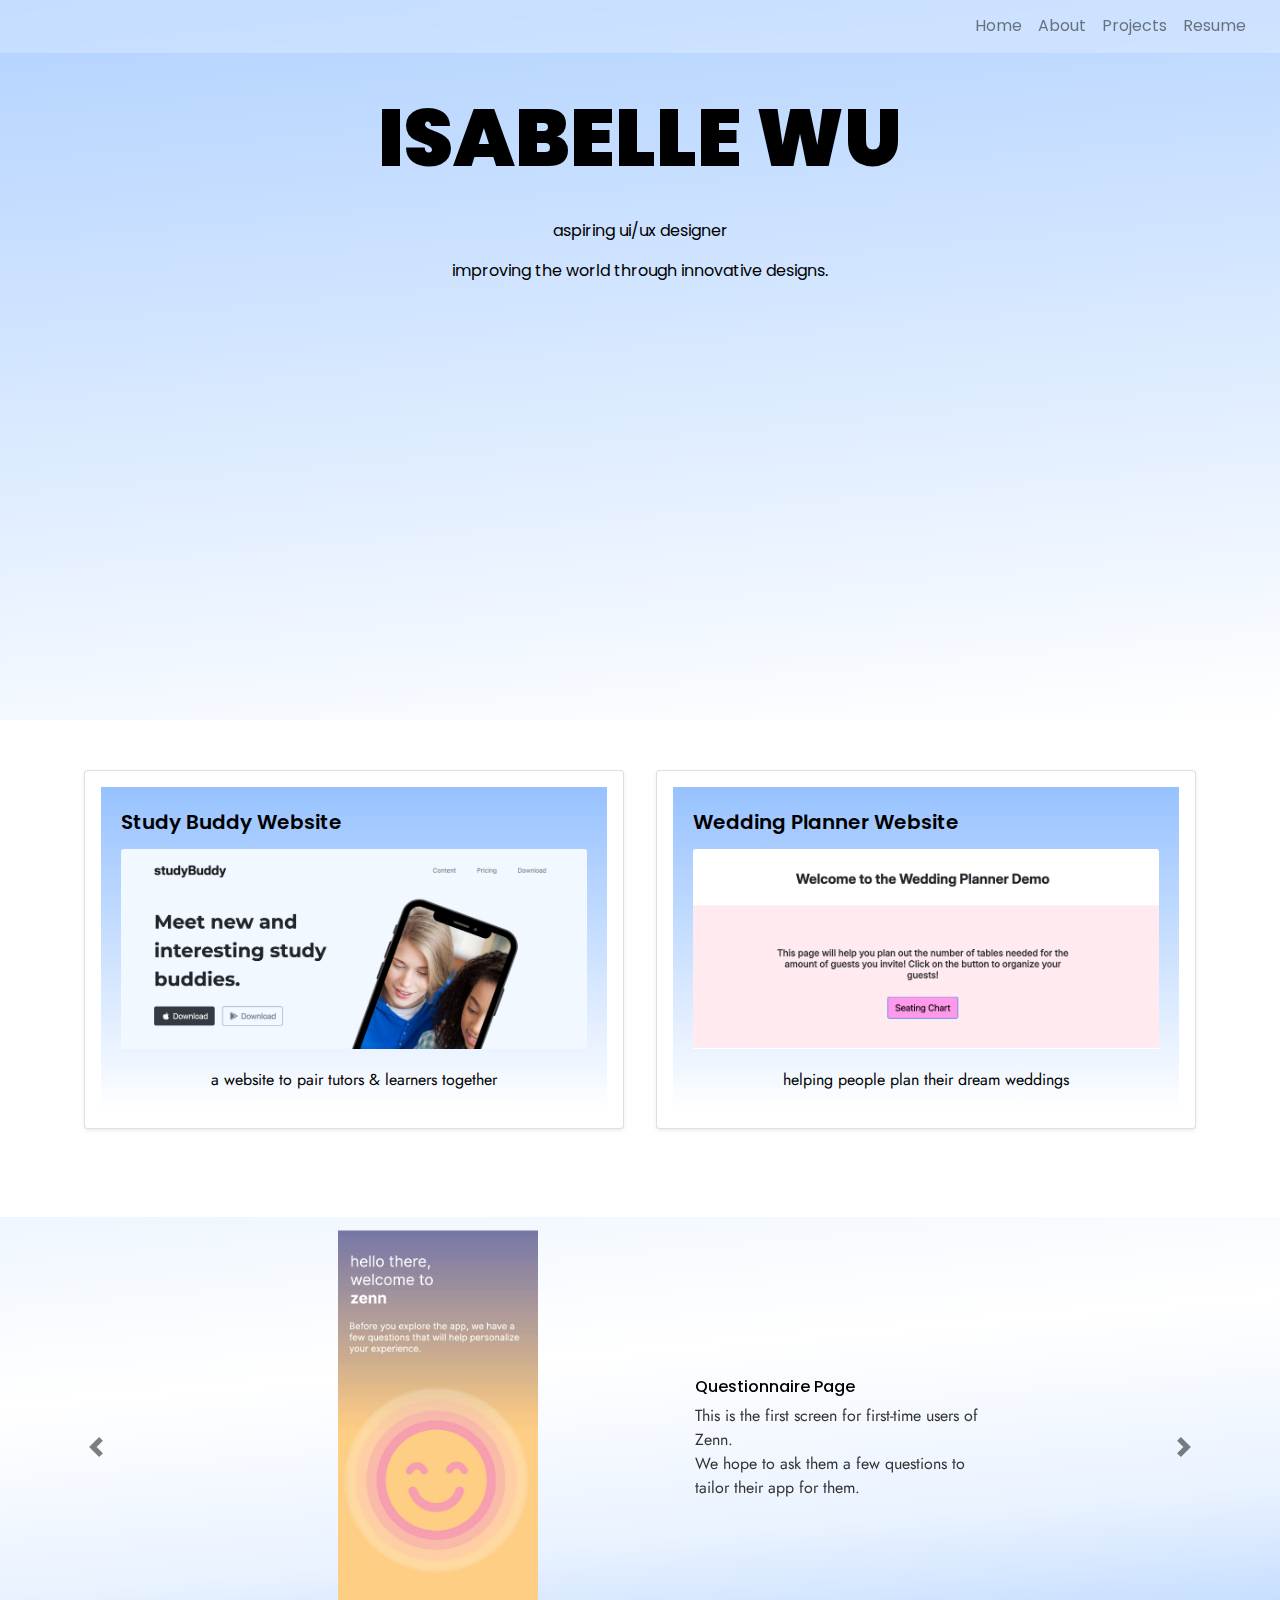
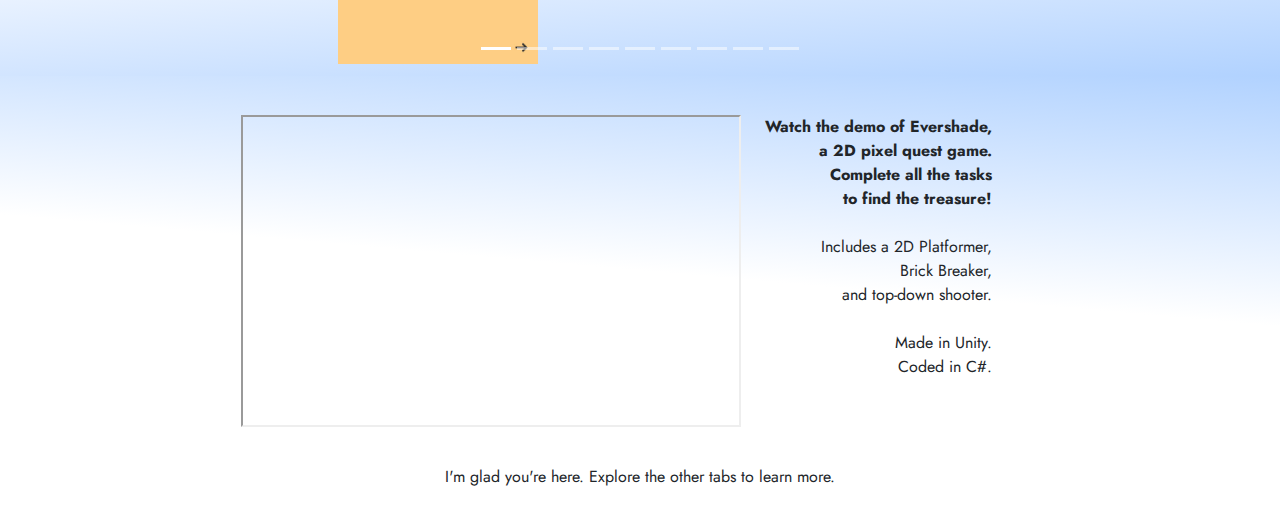
<file: index.html>
<!DOCTYPE html>
<html lang="en">
<head>
    <meta charset="UTF-8">
    <meta name="viewport" content="width=device-width, initial-scale=1.0">
    <title>Isabelle Wu</title>
        <link rel="icon" type="image/png" href="files/logo.png">

    <!-- Bootstrap CSS -->
    <link rel="stylesheet" href="https://stackpath.bootstrapcdn.com/bootstrap/4.5.2/css/bootstrap.min.css" integrity="sha384-JcKb8q3iqJ61gNV9KGb8thSsNjpSL0n8PARn9HuZOnIxN0hoP+VmmDGMN5t9UJ0Z" crossorigin="anonymous">
    <!-- Bootstrap JS -->
    <script src="https://cdn.jsdelivr.net/npm/jquery@3.5.1/dist/jquery.slim.min.js" integrity="sha384-DfXdz2htPH0lsSSs5nCTpuj/zy4C+OGpamoFVy38MVBnE+IbbVYUew+OrCXaRkfj" crossorigin="anonymous"></script>
<script src="https://cdn.jsdelivr.net/npm/bootstrap@4.6.2/dist/js/bootstrap.bundle.min.js" integrity="sha384-Fy6S3B9q64WdZWQUiU+q4/2Lc9npb8tCaSX9FK7E8HnRr0Jz8D6OP9dO5Vg3Q9ct" crossorigin="anonymous"></script>
    <!-- Fonts -->
   <link rel="preconnect" href="https://fonts.googleapis.com">
<link rel="preconnect" href="https://fonts.gstatic.com" crossorigin>
<link href="https://fonts.googleapis.com/css2?family=Abril+Fatface&family=Instrument+Sans:ital,wght@0,400..700;1,400..700&family=Inter:ital,opsz,wght@0,14..32,100..900;1,14..32,100..900&family=Jost:ital,wght@0,100..900;1,100..900&family=Montserrat:ital,wght@0,100..900;1,100..900&family=Poppins:ital,wght@0,100;0,200;0,300;0,400;0,500;0,600;0,700;0,800;0,900;1,100;1,200;1,300;1,400;1,500;1,600;1,700;1,800;1,900&display=swap" rel="stylesheet">
    <!-- CSS -->
    <link rel="stylesheet" href="css/styles_portfolio.css">
</head>
<body>
    <!--NAV BAR-->
    <div class = "navbar-container">
     <nav class="navbar fixed-top navbar-expand-lg navbar-light navbar-style">
          <a class="navbar-brand" href="#"></a>
          <button class="navbar-toggler" type="button" data-toggle="collapse" data-target="#navbarTogglerDemo02" 
            aria-controls="navbarTogglerDemo02" aria-expanded="false" aria-label="Toggle navigation">
            <span class="navbar-toggler-icon"></span>
          </button>
          <div class="collapse navbar-collapse" id="navbarTogglerDemo02">
              <ul class="navbar-nav ml-auto">
                  <li class="navbar-item">
                      <a href="index.html" class="nav-link">Home</a>
                  </li>
                  <li class="navbar-item">
                      <a href="about.html" class="nav-link">About</a>
                  </li>
                  <li class="navbar-item">
                      <a href="projects.html" class="nav-link">Projects</a>
                  </li>
                  <li class="navbar-item">
                      <a href="https://drive.google.com/file/d/1W-kf7egv5p5IpYLGYWClPhkvcPigEphS/view?usp=sharing" target="_blank" class="nav-link">Resume</a>
                  </li>
              </ul>
          </div>
          </div>
      </nav>
<!-- GRADIENT BACKGROUND???--> 
<section id="grad1">
  <!--INFOOO-->
  <h1>ISABELLE WU</h1>
 </div>
 <p class="header">aspiring ui/ux designer</p>
  <p class="header">improving the world through innovative designs.</p>
</section>
<!-- CARDS -->
 <section id="website">
<div class="row mx-md-5">
  <div class="col-sm-6 px-md-3">
    <div class="card shadow-sm p-3 mb-5 bg-white website-border">
      <div class="card-body study-buddy">
        <h5 class="card-title">Study Buddy Website</h5>
         <a href="Lab03_studyBuddy/WuLab3.html" target="_blank"> 
    <img src="files/studybuddypreview.png" class="card-img-top" alt="...">
</a>
         <!--insert image here, or somehow preview of website-->
        <p class="card-text">a website to pair tutors & learners together</p>
      </div>
    </div>
  </div>
  <div class="col-sm-6 px-md-3">
    <div class="card shadow-sm p-3 mb-5 bg-white rounded">
      <div class="card-body wedding-planner">
        <h5 class="card-title">Wedding Planner Website</h5>
        <a href="Lab06_dice_wedding/weddingPlanner/weddingPlanner_index.html" target="_blank"> 
    <img src="files/weddingplanner.png" class="card-img-top" alt="...">
</a>
        <p class="card-text">helping people plan their dream weddings</p>
      </div>
    </div>
  </div>
</div>
</section>

<!--CAROUSEL FIGMA-->
<section id="figma">
  <div id="figmaCarousel" class="carousel slide carousel-fade mx-auto d-block w-100" data-ride="carousel">

    <ol class="carousel-indicators">
      <li data-target="#figmaCarousel" data-slide-to="0" class="active"></li>
      <li data-target="#figmaCarousel" data-slide-to="1"></li>
      <li data-target="#figmaCarousel" data-slide-to="2"></li>
      <li data-target="#figmaCarousel" data-slide-to="3"></li>
      <li data-target="#figmaCarousel" data-slide-to="4"></li>
      <li data-target="#figmaCarousel" data-slide-to="5"></li>
      <li data-target="#figmaCarousel" data-slide-to="6"></li>
      <li data-target="#figmaCarousel" data-slide-to="7"></li>
      <li data-target="#figmaCarousel" data-slide-to="8"></li> </ol>

    <div class="carousel-inner">

      <div class="carousel-item active">
        <div class="row custom-carousel-split">
          <div class="col-md-6"><img src="files/WuFigmaLab/one.jpg" class="img-fluid" alt="Figma Slide 1"></div>
          <div class="col-md-6 d-flex align-items-center"><div class="caption-content">
            <h6>Questionnaire Page</h6>
            <p class="figma-body">This is the first screen for first-time users of Zenn. <br> We hope to ask them a few questions to tailor their app for them.</p>
          </div></div>
        </div>
      </div>
      
      <div class="carousel-item">
        <div class="row custom-carousel-split">
          <div class="col-md-6"><img src="files/WuFigmaLab/two.jpg" class="img-fluid" alt="Figma Slide 2"></div>
          <div class="col-md-6 d-flex align-items-center"><div class="caption-content">
            <h6>Log In</h6>
            <p>Log in screen for our regular users.</p>
          </div></div>
        </div>
      </div>
      
      <div class="carousel-item">
        <div class="row custom-carousel-split">
          <div class="col-md-6"><img src="files/WuFigmaLab/three.jpg" class="img-fluid" alt="Figma Slide 3"></div>
          <div class="col-md-6 d-flex align-items-center"><div class="caption-content">
            <h6>Home Screen</h6>
            <p class="figma-body">Showcasing the display & prompts the user can interact with.</p>
          </div></div>
        </div>
      </div>

      <div class="carousel-item">
        <div class="row custom-carousel-split">
          <div class="col-md-6"><img src="files/WuFigmaLab/four.jpg" class="img-fluid" alt="Figma Slide 4"></div>
          <div class="col-md-6 d-flex align-items-center"><div class="caption-content">
            <h6>User Insight</h6>
            <p class="figma-body">Press on the insight button on the home page takes you to the user's mood history to track progress.</p>
          </div></div>
        </div>
      </div>
      
      <div class="carousel-item">
        <div class="row custom-carousel-split">
          <div class="col-md-6"><img src="files/WuFigmaLab/five.jpg" class="img-fluid" alt="Figma Slide 5"></div>
          <div class="col-md-6 d-flex align-items-center"><div class="caption-content">
            <h6>Weekly Progress</h5>
            <p class="figma-body"> Allows the user to see their progress completed for the week on the Progress Page.</p>
          </div></div>
        </div>
      </div>
      
      <div class="carousel-item">
        <div class="row custom-carousel-split">
          <div class="col-md-6"><img src="files/WuFigmaLab/six.jpg" class="img-fluid" alt="Figma Slide 6"></div>
          <div class="col-md-6 d-flex align-items-center"><div class="caption-content">
            <h6>Explore</h6>
            <p class="figma-body">User can explore different wellness excercises targeting various categories.</p>
          </div></div>
        </div>
      </div>
      
      <div class="carousel-item">
        <div class="row custom-carousel-split">
          <div class="col-md-6"><img src="files/WuFigmaLab/seven.jpg" class="img-fluid" alt="Figma Slide 7"></div>
          <div class="col-md-6 d-flex align-items-center"><div class="caption-content">
            <h6>Profile</h6>
            <p class="figma-body">User can see statistics & progress in their Profile page.</p>
          </div></div>
        </div>
      </div>
      
      <div class="carousel-item">
        <div class="row custom-carousel-split">
          <div class="col-md-6"><img src="files/WuFigmaLab/eight.jpg" class="img-fluid" alt="Figma Slide 8"></div>
          <div class="col-md-6 d-flex align-items-center"><div class="caption-content">
            <h6>Menu Overlay</h6>
            <p class="figma-body">Overlay screen to allow users to adjust settings or to log out.</p>
          </div></div>
        </div>
      </div>

    

      <div class="carousel-item video-slide">
        <div class="caption-content figma-caption text-center mb-3">
      <h6>Prototype Demo</h6>
      </div>
          <div class="video-wrapper">
        <video class="figma-video" controls>
          <source src="files/WuFigmaLab/figmademo.mp4" type="video/mp4">
          Your browser does not support the video tag.
        </video>
        </div>
  
        <div class="caption-content figma-caption text-center">
            <p class="figma-body">
              Watch a quick demonstration of the application's user interactions.
            </p>
        </div>
      </div>

    </div> <button class="carousel-control-prev" type="button" data-target="#figmaCarousel" data-slide="prev">
      <span class="carousel-control-prev-icon" aria-hidden="true"></span>
      <span class="sr-only">Previous</span>
    </button>
    <button class="carousel-control-next" type="button" data-target="#figmaCarousel" data-slide="next">
      <span class="carousel-control-next-icon" aria-hidden="true"></span>
      <span class="sr-only">Next</span>
    </button>

  </div>
</section>

<!---VIDEO GAME VIDEO -->
<section id = "evershade">
<div class="row">
  <iframe width="500" height="312"
src="https://drive.google.com/file/d/1HIjd4T1lnjRO_9b_0B-21d_Xz6ZbnGNj/view?usp=sharing">
</iframe>
<!--<video width="500" height="312" controls>
  <source src="files/evershade.mp4.zip" type="video/mp4">
  Your browser does not support the video tag.
</video> -->
<p class="evershade-caption col-md-4"><strong>  Watch the demo of Evershade,<br> a 2D pixel quest game. <br> Complete all the tasks <br> to find the treasure! </strong><br><br>Includes a 2D Platformer,<br>  Brick Breaker, <br> and top-down shooter. <br><br> Made in Unity. <br> Coded in C#.</p>

</div>
</section>
<!--LINK to PAST PROJECTS-->
<!--link to Projects? html code -->
<footer id="footer">
  <p>I'm glad you're here. Explore the other tabs to learn more.<br>
</footer>
</body>
</html>
</file>
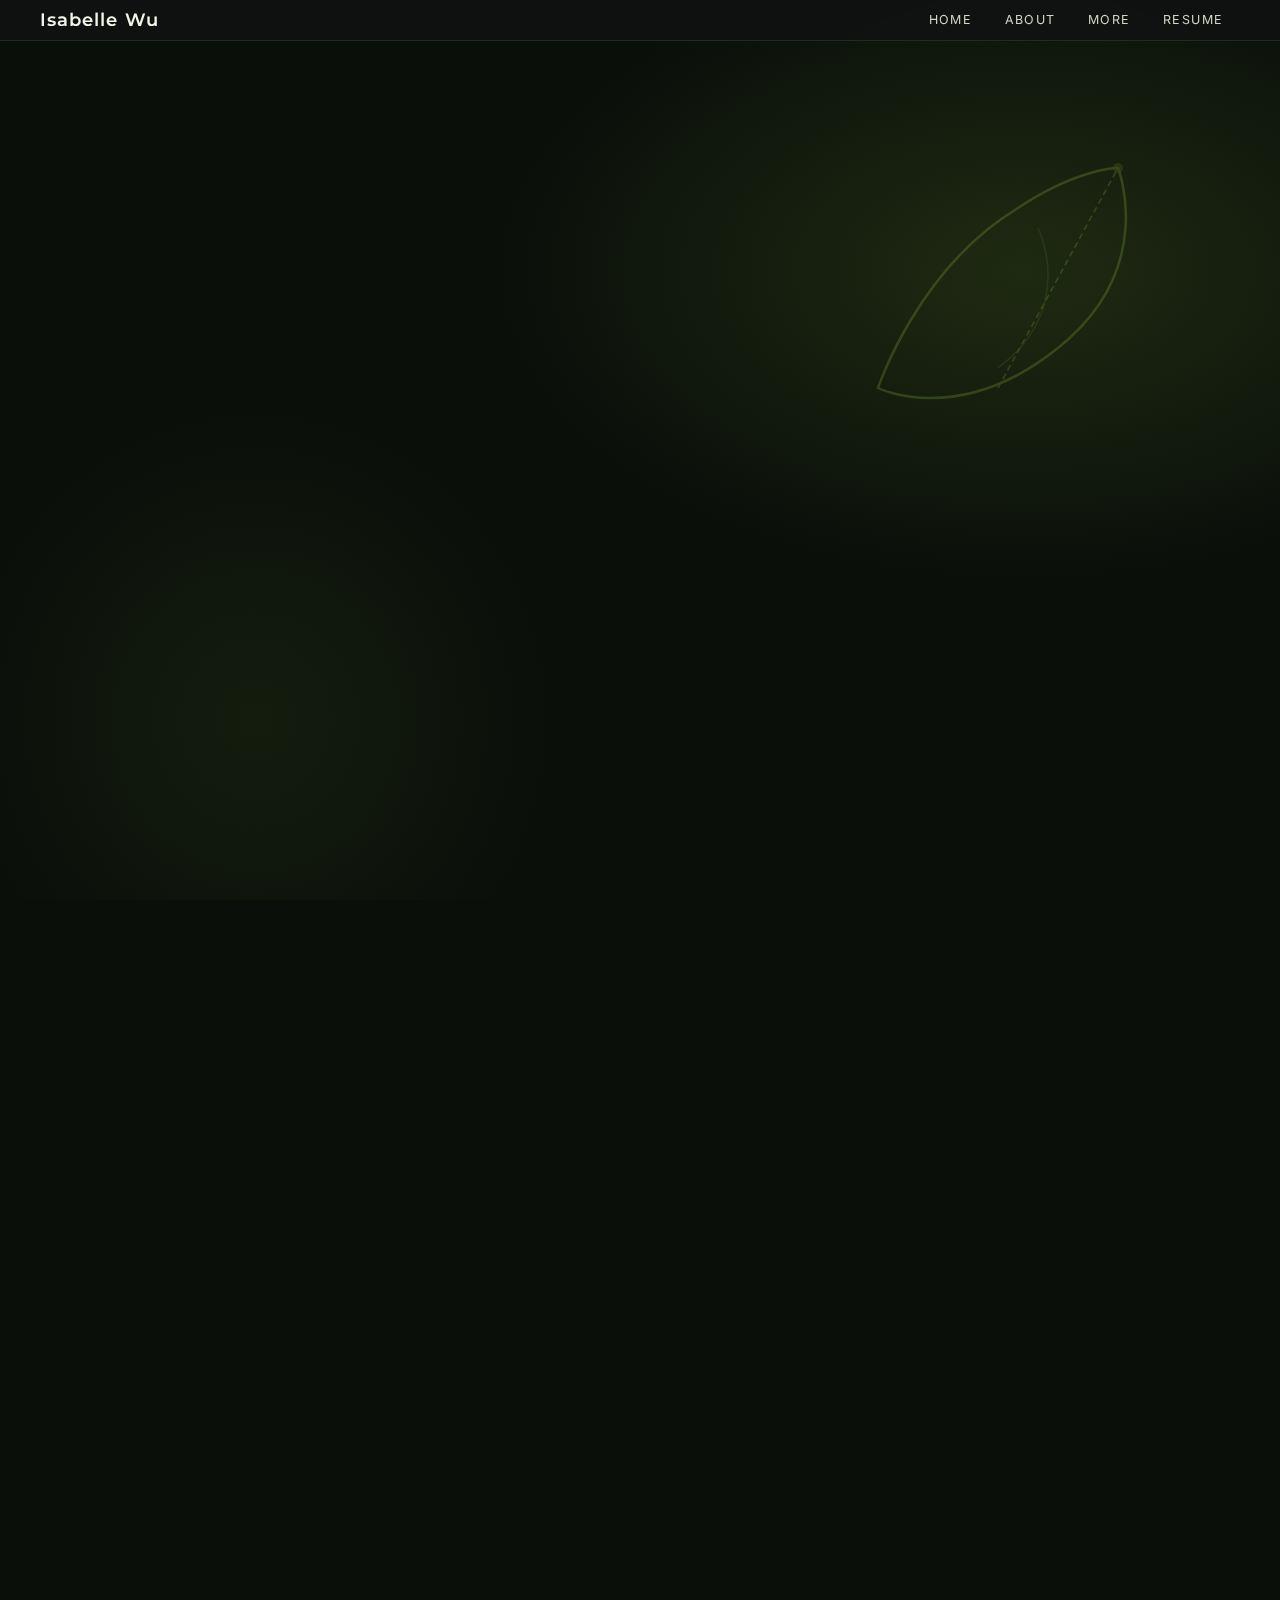
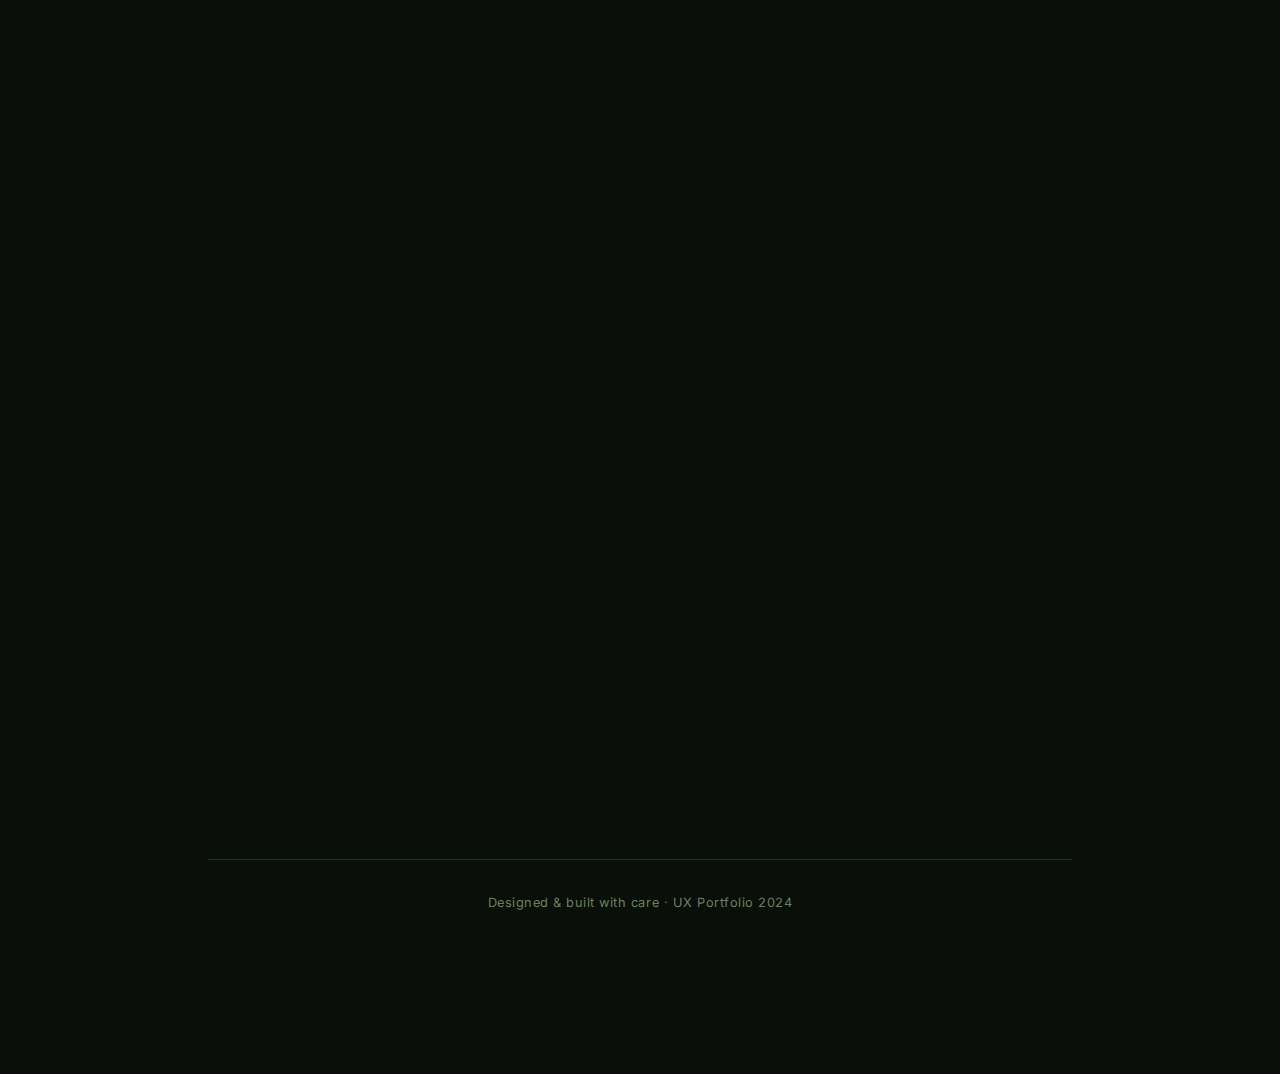
<file: case-study-footprint.html>
<!DOCTYPE html>
<html lang="en">
<head>
    <meta charset="UTF-8">
    <meta name="viewport" content="width=device-width, initial-scale=1.0">
    <title>Isabelle Wu</title>
    <link rel="icon" type="image/png" href="files/logo.png">

    <!-- Bootstrap CSS -->
    <link rel="stylesheet" href="https://stackpath.bootstrapcdn.com/bootstrap/4.5.2/css/bootstrap.min.css" integrity="sha384-JcKb8q3iqJ61gNV9KGb8thSsNjpSL0n8PARn9HuZOnIxN0hoP+VmmDGMN5t9UJ0Z" crossorigin="anonymous">
    <!-- Bootstrap JS -->
    <script src="https://cdn.jsdelivr.net/npm/jquery@3.5.1/dist/jquery.slim.min.js" integrity="sha384-DfXdz2htPH0lsSSs5nCTpuj/zy4C+OGpamoFVy38MVBnE+IbbVYUew+OrCXaRkfj" crossorigin="anonymous"></script>
    <script src="https://cdn.jsdelivr.net/npm/bootstrap@4.6.2/dist/js/bootstrap.bundle.min.js" integrity="sha384-Fy6S3B9q64WdZWQUiU+q4/2Lc9npb8tCaSX9FK7E8HnRr0Jz8D6OP9dO5Vg3Q9ct" crossorigin="anonymous"></script>
    <!-- Fonts -->
    <link rel="preconnect" href="https://fonts.googleapis.com">
    <link rel="preconnect" href="https://fonts.gstatic.com" crossorigin>
    <link href="https://fonts.googleapis.com/css2?family=Abril+Fatface&family=Instrument+Sans:ital,wght@0,400..700;1,400..700&family=Inter:ital,opsz,wght@0,14..32,100..900;1,14..32,100..900&family=Jost:ital,wght@0,100..900;1,100..900&family=Montserrat:ital,wght@0,100..900;1,100..900&family=Poppins:ital,wght@0,100;0,200;0,300;0,400;0,500;0,600;0,700;0,800;0,900;1,100;1,200;1,300;1,400;1,500;1,600;1,700;1,800;1,900&display=swap" rel="stylesheet">
<style>
  :root {
    --bg: #0a0f0a;
    --surface: #111811;
    --card: #161e16;
    --border: #1f2e1f;
    --green: #b8f04a;
    --green-dim: #7aaa28;
    --green-muted: rgba(184,240,74,0.1);
    --white: #f0f5e8;
    --muted: #6b7f5e;
    --text: #cdd9c0;
  }

  * { margin: 0; padding: 0; box-sizing: border-box; }

  html { scroll-behavior: smooth; }

  body {
    font-family: 'Inter', sans-serif;
    background: var(--bg);
    color: var(--text);
    line-height: 1.7;
    overflow-x: hidden;
  }

  /* ════════════════════════════════
       STANDARDIZED NAV
       Copy this block to every page
    ════════════════════════════════ */
    .navbar-style {
      background: rgba(17,18,19,0.85) !important;
      backdrop-filter: blur(16px);
      -webkit-backdrop-filter: blur(16px);
      border-bottom: 1px solid var(--border);
      height: var(--nav-height);
      padding: 0 2.5rem;
      font-family: 'Inter', sans-serif;
    }

    .navbar-brand {
      font-family: 'Montserrat', sans-serif;
      font-size: 1.1rem;
      font-weight: 600;
      color: var(--white) !important;
      letter-spacing: 0.06em;
    }

    .navbar-brand::after { content: 'Isabelle Wu'; }

    .nav-link {
      font-size: 0.78rem !important;
      font-weight: 400 !important;
      letter-spacing: 0.12em !important;
      text-transform: uppercase !important;
      color: var(--text-dim) !important;
      padding: 0.4rem 1rem !important;
      transition: color var(--ease) !important;
      position: relative;
    }

    .nav-link::after {
      content: '';
      position: absolute;
      bottom: -2px; left: 1rem; right: 1rem;
      height: 1px;
      background: var(--accent);
      transform: scaleX(0);
      transition: transform var(--ease);
      transform-origin: left;
    }

    .nav-link:hover { color: var(--white) !important; }
    .nav-link:hover::after { transform: scaleX(1); }

    .navbar-toggler {
      border-color: var(--border) !important;
    }
    .navbar-toggler-icon {
      background-image: url("data:image/svg+xml,%3csvg xmlns='http://www.w3.org/2000/svg' viewBox='0 0 30 30'%3e%3cpath stroke='rgba(200,205,210,0.8)' stroke-linecap='round' stroke-miterlimit='10' stroke-width='2' d='M4 7h22M4 15h22M4 23h22'/%3e%3c/svg%3e") !important;
    }

  /* HERO */
  .hero {
    min-height: 100vh;
    display: flex;
    flex-direction: column;
    justify-content: flex-end;
    padding: 0 3rem 5rem;
    position: relative;
    overflow: hidden;
  }

  .hero-bg {
    position: absolute;
    inset: 0;
    background:
      radial-gradient(ellipse 60% 50% at 80% 30%, rgba(184,240,74,0.12) 0%, transparent 70%),
      radial-gradient(ellipse 40% 60% at 20% 80%, rgba(184,240,74,0.06) 0%, transparent 60%),
      var(--bg);
    z-index: 0;
  }

  /* Decorative leaf shapes */
  .leaf-deco {
    position: absolute;
    top: 12%;
    right: 8%;
    width: 340px;
    height: 340px;
    opacity: 0.18;
    z-index: 0;
  }

  .hero-content {
    position: relative;
    z-index: 1;
    max-width: 900px;
    opacity: 0;
    transform: translateY(30px);
    animation: fadeUp 0.9s ease forwards 0.2s;
  }

  .hero-tag {
    display: inline-flex;
    align-items: center;
    gap: 0.5rem;
    font-size: 0.75rem;
    font-weight: 500;
    letter-spacing: 0.14em;
    text-transform: uppercase;
    color: var(--green);
    border: 1px solid rgba(184,240,74,0.3);
    padding: 0.35rem 1rem;
    border-radius: 2rem;
    margin-bottom: 2rem;
  }

  .hero-tag::before {
    content: '';
    width: 6px; height: 6px;
    border-radius: 50%;
    background: var(--green);
  }

  .hero h1 {
    font-family: 'Inter', sans-serif;
    font-size: clamp(3.5rem, 9vw, 7rem);
    font-weight: 800;
    line-height: 0.95;
    color: var(--green);
    letter-spacing: -0.03em;
    margin-bottom: 1rem;
    text-transform: lowercase;
  }

  .hero-sub-line {
    font-family: 'Inter', sans-serif;
    font-style: italic;
    font-size: clamp(1.1rem, 2.5vw, 1.5rem);
    color: var(--muted);
    margin-bottom: 2.5rem;
  }

  .hero-meta {
    display: flex;
    gap: 3rem;
    flex-wrap: wrap;
  }

  .hero-meta-item { }
  .hero-meta-label {
    font-size: 0.68rem;
    font-weight: 500;
    letter-spacing: 0.14em;
    text-transform: uppercase;
    color: var(--muted);
    margin-bottom: 0.3rem;
  }
  .hero-meta-value {
    font-size: 0.92rem;
    color: var(--white);
    font-weight: 400;
  }

  /* SCROLL INDICATOR */
  .scroll-hint {
    position: absolute;
    bottom: 2.5rem;
    right: 3rem;
    z-index: 1;
    display: flex;
    flex-direction: column;
    align-items: center;
    gap: 0.5rem;
    opacity: 0;
    animation: fadeUp 0.8s ease forwards 1.2s;
  }

  .scroll-hint span {
    font-size: 0.68rem;
    letter-spacing: 0.14em;
    text-transform: uppercase;
    color: var(--muted);
    writing-mode: vertical-rl;
  }

  .scroll-line {
    width: 1px;
    height: 60px;
    background: linear-gradient(to bottom, var(--green), transparent);
    animation: scrollPulse 2s ease infinite;
  }

  @keyframes scrollPulse {
    0%, 100% { opacity: 0.4; }
    50% { opacity: 1; }
  }

  /* CONTENT */
  .content {
    max-width: 960px;
    margin: 0 auto;
    padding: 0 3rem 8rem;
  }

  .section {
    padding-top: 5rem;
    opacity: 0;
    transform: translateY(24px);
    transition: opacity 0.7s ease, transform 0.7s ease;
  }

  .section.visible {
    opacity: 1;
    transform: translateY(0);
  }

  .section-eyebrow {
    display: flex;
    align-items: center;
    gap: 1rem;
    margin-bottom: 1.2rem;
  }

  .section-num {
    font-family: 'Inter', sans-serif;
    font-size: 0.7rem;
    font-weight: 700;
    letter-spacing: 0.2em;
    text-transform: uppercase;
    color: var(--green);
  }

  .section-line {
    flex: 1;
    height: 1px;
    background: var(--border);
    max-width: 60px;
  }

  .section h2 {
    font-family: 'Inter', sans-serif;
    font-size: clamp(1.6rem, 3.5vw, 2.4rem);
    font-weight: 700;
    color: var(--white);
    margin-bottom: 1.4rem;
    letter-spacing: -0.02em;
    line-height: 1.2;
  }

  .section p {
    font-size: 1rem;
    color: var(--text);
    margin-bottom: 1.1rem;
    font-weight: 300;
    max-width: 660px;
    line-height: 1.8;
  }

  /* HIGHLIGHT BOX */
  .highlight-box {
    background: var(--green-muted);
    border: 1px solid rgba(184,240,74,0.2);
    border-left: 3px solid var(--green);
    border-radius: 0 10px 10px 0;
    padding: 1.4rem 1.8rem;
    margin: 1.5rem 0;
    font-family: 'Instrument Serif', serif;
    font-style: italic;
    font-size: 1.15rem;
    color: var(--white);
    line-height: 1.6;
  }

  /* STATS ROW */
  .stats-row {
    display: grid;
    grid-template-columns: repeat(3, 1fr);
    gap: 1px;
    background: var(--border);
    border: 1px solid var(--border);
    border-radius: 12px;
    overflow: hidden;
    margin: 2rem 0;
  }

  .stat {
    background: var(--card);
    padding: 1.8rem;
    text-align: center;
  }

  .stat-num {
    font-family: 'Syne', sans-serif;
    font-size: 2.2rem;
    font-weight: 800;
    color: var(--green);
    display: block;
    letter-spacing: -0.02em;
  }

  .stat-label {
    font-size: 0.8rem;
    color: var(--muted);
    letter-spacing: 0.06em;
    margin-top: 0.3rem;
  }

  /* PROCESS TIMELINE */
  .timeline {
    position: relative;
    margin-top: 2rem;
  }

  .timeline::before {
    content: '';
    position: absolute;
    left: 18px;
    top: 0; bottom: 0;
    width: 1px;
    background: var(--border);
  }

  .timeline-item {
    display: flex;
    gap: 2rem;
    margin-bottom: 2.5rem;
    position: relative;
  }

  .timeline-dot {
    width: 37px;
    height: 37px;
    border-radius: 50%;
    background: var(--card);
    border: 1px solid var(--border);
    display: flex;
    align-items: center;
    justify-content: center;
    flex-shrink: 0;
    font-family: 'Syne', sans-serif;
    font-size: 0.7rem;
    font-weight: 700;
    color: var(--green);
    position: relative;
    z-index: 1;
    transition: background 0.3s, border-color 0.3s;
  }

  .timeline-item:hover .timeline-dot {
    background: var(--green-muted);
    border-color: var(--green);
  }

  .timeline-body {
    padding-top: 0.4rem;
    flex: 1;
  }

  .timeline-body h4 {
    font-family: 'Montserrat', sans-serif;
    font-size: 1rem;
    font-weight: 700;
    color: var(--white);
    margin-bottom: 0.4rem;
    letter-spacing: -0.01em;
  }

  .timeline-body p {
    font-size: 0.92rem;
    color: var(--muted);
    margin: 0;
    max-width: 100%;
    line-height: 1.6;
  }

  /* FEATURE GRID */
  .feature-grid {
    display: grid;
    grid-template-columns: repeat(2, 1fr);
    gap: 1rem;
    margin-top: 1.5rem;
  }

  .feature-card {
    background: var(--card);
    border: 1px solid var(--border);
    border-radius: 12px;
    padding: 1.6rem;
    transition: border-color 0.3s, transform 0.3s;
  }

  .feature-card:hover {
    border-color: rgba(184,240,74,0.3);
    transform: translateY(-2px);
  }

  .feature-icon {
    font-size: 1.5rem;
    margin-bottom: 0.8rem;
    display: block;
  }

  .feature-card h4 {
    font-family: 'Syne', sans-serif;
    font-size: 0.95rem;
    font-weight: 700;
    color: var(--white);
    margin-bottom: 0.5rem;
  }

  .feature-card p {
    font-size: 0.85rem;
    color: var(--muted);
    margin: 0;
    max-width: 100%;
    line-height: 1.6;
  }

  /* TAGS */
  .tags {
    display: flex;
    flex-wrap: wrap;
    gap: 0.6rem;
    margin-top: 1.2rem;
  }

  .tag {
    font-size: 0.75rem;
    font-weight: 500;
    letter-spacing: 0.08em;
    padding: 0.35rem 0.9rem;
    border-radius: 2rem;
    border: 1px solid var(--border);
    color: var(--muted);
    background: var(--card);
  }

  .tag.green {
    border-color: rgba(184,240,74,0.3);
    color: var(--green);
    background: var(--green-muted);
  }

  /* REFLECTION */
  .reflection-grid {
    display: grid;
    grid-template-columns: repeat(2, 1fr);
    gap: 1rem;
    margin-top: 1.5rem;
  }

  .reflection-card {
    background: var(--card);
    border: 1px solid var(--border);
    border-radius: 12px;
    padding: 1.6rem;
  }

  .reflection-card .r-label {
    font-size: 0.68rem;
    font-weight: 500;
    letter-spacing: 0.14em;
    text-transform: uppercase;
    color: var(--green);
    margin-bottom: 0.7rem;
  }

  .reflection-card p {
    font-size: 0.9rem;
    color: var(--text);
    margin: 0;
    max-width: 100%;
    line-height: 1.7;
  }

  /* NEXT PROJECT */
  .next-project {
    margin-top: 5rem;
    padding: 3rem;
    background: var(--card);
    border: 1px solid var(--border);
    border-radius: 16px;
    display: flex;
    justify-content: space-between;
    align-items: center;
    text-decoration: none;
    transition: border-color 0.3s, transform 0.3s;
    opacity: 0;
    transform: translateY(20px);
    transition: opacity 0.7s ease, transform 0.7s ease, border-color 0.3s;
  }

  .next-project.visible {
    opacity: 1;
    transform: translateY(0);
  }

  .next-project:hover {
    border-color: rgba(184,240,74,0.3);
  }

  .next-label {
    font-size: 0.7rem;
    font-weight: 500;
    letter-spacing: 0.14em;
    text-transform: uppercase;
    color: var(--muted);
    margin-bottom: 0.5rem;
  }

  .next-title {
    font-family: 'Syne', sans-serif;
    font-size: 1.5rem;
    font-weight: 700;
    color: var(--white);
  }

  .next-arrow {
    width: 48px;
    height: 48px;
    border-radius: 50%;
    border: 1px solid var(--border);
    display: flex;
    align-items: center;
    justify-content: center;
    color: var(--green);
    font-size: 1.2rem;
    flex-shrink: 0;
    transition: background 0.2s;
  }

  .next-project:hover .next-arrow {
    background: var(--green-muted);
  }

  /* FOOTER */
  footer {
    border-top: 1px solid var(--border);
    padding: 2rem 3rem;
    text-align: center;
    font-size: 0.8rem;
    color: var(--muted);
    letter-spacing: 0.04em;
  }

  @keyframes fadeUp {
    to { opacity: 1; transform: translateY(0); }
  }

  @media (max-width: 700px) {
    nav { padding: 1rem 1.5rem; }
    .nav-links { display: none; }
    .hero { padding: 0 1.5rem 4rem; }
    .content { padding: 0 1.5rem 5rem; }
    .stats-row { grid-template-columns: 1fr; }
    .feature-grid { grid-template-columns: 1fr; }
    .reflection-grid { grid-template-columns: 1fr; }
    .next-project { padding: 2rem; }
  }
</style>
</head>
<body>
    
<!--NAVIGATION CLAUDE-->
<div class="navbar-container">
    <nav class="navbar fixed-top navbar-expand-lg navbar-dark navbar-style">
      <a class="navbar-brand" href="index.html"></a>
      <button class="navbar-toggler" type="button" data-toggle="collapse" data-target="#mainNav"
        aria-controls="mainNav" aria-expanded="false" aria-label="Toggle navigation">
        <span class="navbar-toggler-icon"></span>
      </button>
      <div class="collapse navbar-collapse" id="mainNav">
        <ul class="navbar-nav ml-auto">
          <li class="navbar-item"><a href="index.html"   class="nav-link">Home</a></li>
          <li class="navbar-item"><a href="about.html"   class="nav-link">About</a></li>
          <li class="navbar-item"><a href="projects.html" class="nav-link">More</a></li>
          <li class="navbar-item"><a href="https://drive.google.com/file/d/1rFc9STaBtEEP-4EJWbepG_VdhexT99zh/view?usp=sharing" target="_blank" class="nav-link">Resume</a></li>
        </ul>
      </div>
    </nav>
  </div>
<!-- HERO -->
<div class="hero">
  <div class="hero-bg"></div>

  <!-- Decorative SVG leaves -->
  <svg class="leaf-deco" viewBox="0 0 340 340" fill="none" xmlns="http://www.w3.org/2000/svg">
    <path d="M280 60 C280 60 320 160 220 240 C120 320 40 280 40 280 C40 280 80 160 180 100 C240 60 280 60 280 60Z" stroke="#b8f04a" stroke-width="2.5" fill="none"/>
    <path d="M160 280 L280 60" stroke="#b8f04a" stroke-width="1.5" stroke-dasharray="6 4"/>
    <path d="M200 120 C200 120 240 200 160 260" stroke="#b8f04a" stroke-width="1.5" fill="none" opacity="0.5"/>
    <circle cx="280" cy="60" r="5" fill="#b8f04a" opacity="0.6"/>
  </svg>

  <div class="hero-content">
    <div class="hero-tag">Class Assignment · Mobile App · 2026</div>
    <h1>footprint</h1>
    <p class="hero-sub-line">A climate action tracker designed to make sustainability personal.</p>
    <div class="hero-meta">
      <div class="hero-meta-item">
        <div class="hero-meta-label">Role</div>
        <div class="hero-meta-value">Designer</div>
      </div>
      <div class="hero-meta-item">
        <div class="hero-meta-label">Platform</div>
        <div class="hero-meta-value">iOS & Android</div>
      </div>
      <div class="hero-meta-item">
        <div class="hero-meta-label">Tools</div>
        <div class="hero-meta-value">Figma · Prototyping</div>
      </div>
      <div class="hero-meta-item">
        <div class="hero-meta-label">Deliverable</div>
        <div class="hero-meta-value">Full UI Design</div>
      </div>
    </div>
  </div>

  <div class="scroll-hint">
    <span>Scroll</span>
    <div class="scroll-line"></div>
  </div>
</div>

<!-- CONTENT -->
<div class="content">

  <!-- OVERVIEW -->
  <div class="section">
    <div class="section-eyebrow">
      <span class="section-num">01</span>
      <div class="section-line"></div>
    </div>
    <h2>The Problem</h2>
    <p>Climate change is one of the most urgent issues of our time — yet most people feel powerless to act. Existing tools are either too complex, too guilt-driven, or fail to connect individual behavior to real-world impact.</p>
    <div class="highlight-box">
      "How might we help everyday people understand and reduce their personal carbon footprint in a way that feels motivating, not overwhelming?"
    </div>
    <p>This project was completed as a class assignment with a brief to design a mobile app that promotes positive climate action through behavior change.</p>
  </div>

  <!-- RESEARCH -->
  <div class="section">
    <div class="section-eyebrow">
      <span class="section-num">02</span>
      <div class="section-line"></div>
    </div>
    <h2>Project Goal</h2>
    <p>The project aimed to effectively communicate about climate change through different mediums that each student was passionate about.</p>

  <!-- PROCESS -->
  <div class="section">
    <div class="section-eyebrow">
      <span class="section-num">03</span>
      <div class="section-line"></div>
    </div>
    <h2>Design Process</h2>
    <p>Working solo across the full design lifecycle — from early sketches to a polished, interactive prototype.</p>

    <div class="timeline">
      <div class="timeline-item">
        <div class="timeline-dot">01</div>
        <div class="timeline-body">
          <h4>Define & Scope</h4>
          <p>Identified scope of app, needed to personalize the data to the user's lifestyle, mapped out core features that would be needed.</p>
        </div>
      </div>
      <div class="timeline-item">
        <div class="timeline-dot">02</div>
        <div class="timeline-body">
          <h4>Competitive Audit</h4>
          <p>Analyzed 3 existing climate apps to identify UX failures, unmet needs, and design patterns worth adopting or avoiding.</p>
        </div>
      </div>
      <div class="timeline-item">
        <div class="timeline-dot">03</div>
        <div class="timeline-body">
          <h4>Wireframes</h4>
          <p>Sketched low-fidelity flows for onboarding, the home dashboard, and the impact summary screen. Iterated on information hierarchy before moving to visual design.</p>
        </div>
      </div>
      <div class="timeline-item">
        <div class="timeline-dot">04</div>
        <div class="timeline-body">
          <h4>Visual Design System</h4>
          <p>Moodboarded to collect design systems. Opted for high-contrast accents & <b>footprint</b> inspired leaves to represent the environmental theme of the brand.</p>
        </div>
      </div>
      <div class="timeline-item">
        <div class="timeline-dot">05</div>
        <div class="timeline-body">
          <h4>High-Fidelity Prototype</h4>
          <p>Produced full UI screens for iOS and Android, including onboarding, home feed, habit log, progress tracking, and settings. Linked screens into an interactive Figma prototype.</p>
        </div>
      </div>
    </div>
  </div>

  <!-- FEATURES -->
  <div class="section">
    <div class="section-eyebrow">
      <span class="section-num">04</span>
      <div class="section-line"></div>
    </div>
    <h2>Key Design Decisions</h2>
    <p>Each screen was designed to not make the user feel guilty, but to inform and make them feel like they <b>are</b> making an <b>impact</b></p>

    <div class="feature-grid">
      <div class="feature-card">
        <span class="feature-icon">🌱</span>
        <h4>Impact-First Home Screen</h4>
        <p>The dashboard leads with what you've saved this week — trees, emissions, miles — before showing what to do next. Positive reinforcement first.</p>
      </div>
      <div class="feature-card">
        <span class="feature-icon">📋</span>
        <h4>One-Tap Habit Logging</h4>
        <p>Reduced tracking friction to a single tap per habit. No forms, no calculations — the app handles the math behind the scenes.</p>
      </div>
      <div class="feature-card">
        <span class="feature-icon">📈</span>
        <h4>Weekly Progress View</h4>
        <p>A simple visual chart showing carbon impact over time, designed to reveal trends without overwhelming users with data.</p>
      </div>
      <div class="feature-card">
        <span class="feature-icon">🎯</span>
        <h4>Personalized Action Plans</h4>
        <p>Onboarding asks 3 lifestyle questions and generates a custom set of habits, making the app feel relevant from day one.</p>
      </div>
    </div>
  </div>

  <!-- REFLECTION -->
  <div class="section">
    <div class="section-eyebrow">
      <span class="section-num">05</span>
      <div class="section-line"></div>
    </div>
    <h2>Reflection & Next Steps</h2>
    <p>As a solo concept project, this pushed me to make every design decision independently and explain my choices, as I had to with my professor. </p>

    <div class="reflection-grid">
      <div class="reflection-card">
        <div class="r-label">What I learned</div>
        <p>Designing to show collective activism requires a lot of data gathering.</p>
      </div>
      <div class="reflection-card">
        <div class="r-label">What I'm proud of</div>
        <p>The visual design system — dark, organic, and high-contrast — felt intentional and differentiated from the generic "eco green" look most climate apps default to.</p>
      </div>
      <div class="reflection-card">
        <div class="r-label">What I'd do differently</div>
        <p>I'd run usability testing with real users — even informal sessions — to validate that the one-tap logging actually reduces friction as intended.</p>
      </div>
      <div class="reflection-card">
        <div class="r-label">If this were real</div>
        <p>I'd explore a social layer — sharing streaks, group challenges — since research shows community accountability significantly improves habit retention.</p>
      </div>
    </div>
  </div>

  <!-- NEXT PROJECT -->
  <a href="case-study-zenn.html" class="next-project section">
    <div>
      <div class="next-label">Next Project</div>
      <div class="next-title">Zenn — Health Tracker</div>
    </div>
    <div class="next-arrow">→</div>
  </a>

</div>

<footer>
  Designed & built with care · UX Portfolio 2024
</footer>

<script>
  const sections = document.querySelectorAll('.section');
  const observer = new IntersectionObserver(entries => {
    entries.forEach(e => {
      if (e.isIntersecting) e.target.classList.add('visible');
    });
  }, { threshold: 0.08 });
  sections.forEach(s => observer.observe(s));
</script>

</body>
</html>
</body>
</html>
</file>
<file: css/styles_portfolio.css>
h5{ 
    color: black;
    font-family: 'Inter', sans-serif;
    line-height: 1.5;
}
h6 { 
    color: black;
    font-family: 'Poppins', sans-serif;
    font-weight:600
    line-height: 1.5;

}
h1{
    color: rgb(0, 0, 0);
    font-size: 5rem;
    font-family: 'Poppins', sans-serif;
    text-align: center;
     padding: 7% 1% 2%;
    font-weight: 900;
}
p {
    text-align: center;
    font-family: 'Jost', sans-serif;
}

.navbar-style {
    background: rgba(255, 255, 255, 0.25); 
  backdrop-filter: blur(12px);   
  padding: 0.5% 2%;
  width: 100%;        
} 
.navbar-item {
    font-family: 'Poppins', sans-serif;
    text-color: rgb(59, 59, 59);
}
.header {
    color: black;
    font-family: 'Poppins', sans-serif;
    text-align: center;
}
#grad1 {
  height: 80vh;
  background-color: red;
  background-image: linear-gradient(175deg, rgb(177, 210, 255), #ffffff);
}
#website {
    padding 5% 10%;
    margin: 50px 20px 40px; 
}
/* cards */
.website-border {
    background-color:black;
} 

.study-buddy {
    background-image: linear-gradient(180deg,rgb(151, 194, 255), white);
}

.wedding-planner {
    background-image: linear-gradient(180deg,rgb(151, 194, 255), white);
}

/* figma carousel */

#figmaCarousel {
    background-image: linear-gradient(175deg,rgb(239, 246, 255), #ffffff,rgb(233, 242, 255),rgb(177, 210, 255));

}

#figmaCarousel .carousel-item {
  display: flex !important;
  justify-content: center;
  padding: 1% 5%;
}

#figmaCarousel .custom-carousel-split {
  width: 70%;         
  max-width: 1100px;
}
#figmaCarousel .custom-carousel-split img {
  max-width: 200px;   
  width: 100%;
  height: auto;
  display: block;
  margin: 0 auto;  
}


.caption-content {
  padding: 20px 40px; 
  text-align: left;
  /* Ensure text is visible */
  color: #333; 
}
p.figma-body {
    text-align: left;
    font-family: 'Jost', sans-serif;
}

#figmaCarousel .video-slide {
  display: block !important; 
}
.video-wrapper {
  display: flex;
  justify-content: center;
  width: 100%;
}

.figma-video {
  width: 60%;        
  border-radius: 12px;
}

.figma-caption {
  display: flex;
  flex-direction: column;
  align-items: center;
}




.carousel-control-prev {
 background: transparent;
  border: none;
  outline: none;
  box-shadow: none;
}
.carousel-control-next {
    background: transparent;
  border: none;
  outline: none;
  box-shadow: none;
}
.carousel-control-prev-icon{
    filter:invert(1);
}
.carousel-control-next-icon {
  filter: invert();
} 
.card-text{
    color: black;
    margin: 4%;
}
.card-title {
    font-family: 'Poppins', sans-serif;
    font-weight: 600;
}

#evershade {
   padding: 3% 20%;
   background-image: linear-gradient(5deg, white, white, rgb(177, 210, 255));
}
.evershade-caption{
    text-align: right;
}

#footer {
    padding 2% 15%;
    text-align: center;
}
</file>
